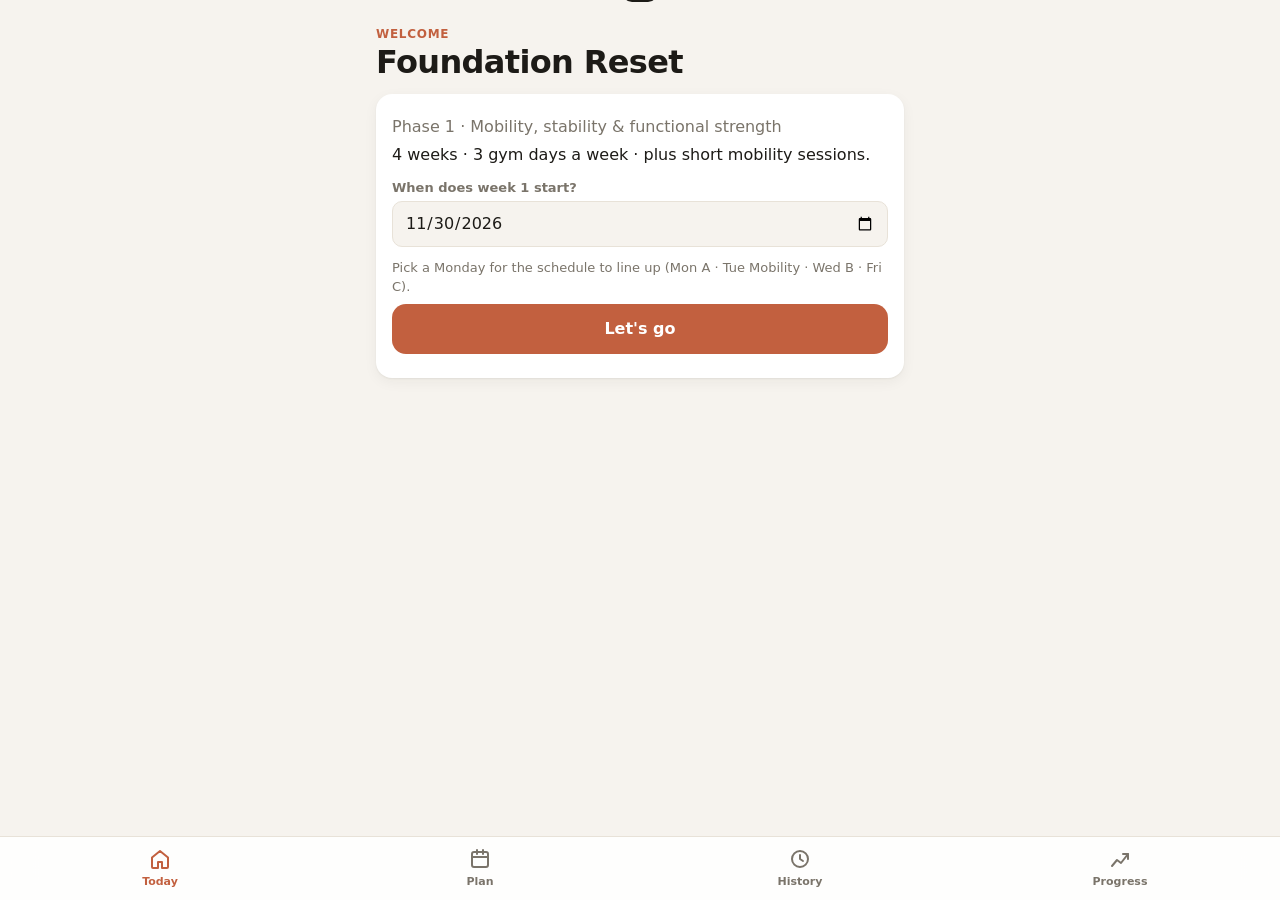
<file: index.html>
<!doctype html>
<html lang="en">
<head>
  <meta charset="utf-8">
  <meta name="viewport" content="width=device-width, initial-scale=1, viewport-fit=cover">
  <title>Foundation Reset</title>
  <meta name="theme-color" content="#f6f3ee" media="(prefers-color-scheme: light)">
  <meta name="theme-color" content="#16140f" media="(prefers-color-scheme: dark)">
  <meta name="apple-mobile-web-app-capable" content="yes">
  <meta name="mobile-web-app-capable" content="yes">
  <meta name="apple-mobile-web-app-status-bar-style" content="default">
  <meta name="apple-mobile-web-app-title" content="Reset">
  <link rel="apple-touch-icon" href="icon-180.png">
  <link rel="icon" href="icon-192.png">
  <link rel="manifest" href="manifest.webmanifest">
  <link rel="stylesheet" href="styles.css">
</head>
<body>
  <main id="view"></main>

  <button id="resume" class="resume" hidden onclick="location.hash='#/workout'"><span>Resume</span> ›</button>

  <div id="rest" class="rest" hidden>
    <div class="rest-fill" id="rest-fill"></div>
    <div class="rest-inner">
      <span class="rest-label">Rest</span>
      <span id="rest-time" class="rest-time">1:15</span>
      <button data-action="rest-add">+15s</button>
      <button data-action="rest-skip">Skip</button>
    </div>
  </div>

  <nav class="tabbar">
    <a href="#/today" data-tab="today"><svg viewBox="0 0 24 24"><path d="M4 10.5L12 4l8 6.5V20a1 1 0 0 1-1 1h-5v-6h-4v6H5a1 1 0 0 1-1-1z"/></svg>Today</a>
    <a href="#/program" data-tab="program"><svg viewBox="0 0 24 24"><rect x="4" y="5" width="16" height="15" rx="2"/><path d="M4 10h16M9 3v4M15 3v4"/></svg>Plan</a>
    <a href="#/history" data-tab="history"><svg viewBox="0 0 24 24"><circle cx="12" cy="12" r="8"/><path d="M12 8v4l3 2"/></svg>History</a>
    <a href="#/progress" data-tab="progress"><svg viewBox="0 0 24 24"><path d="M4 19l5-6 4 3 7-9"/><path d="M15 7h5v5"/></svg>Progress</a>
  </nav>

  <div id="toast" class="toast" role="status"></div>

  <script src="program.js"></script>
  <script src="app.js"></script>
</body>
</html>
</file>
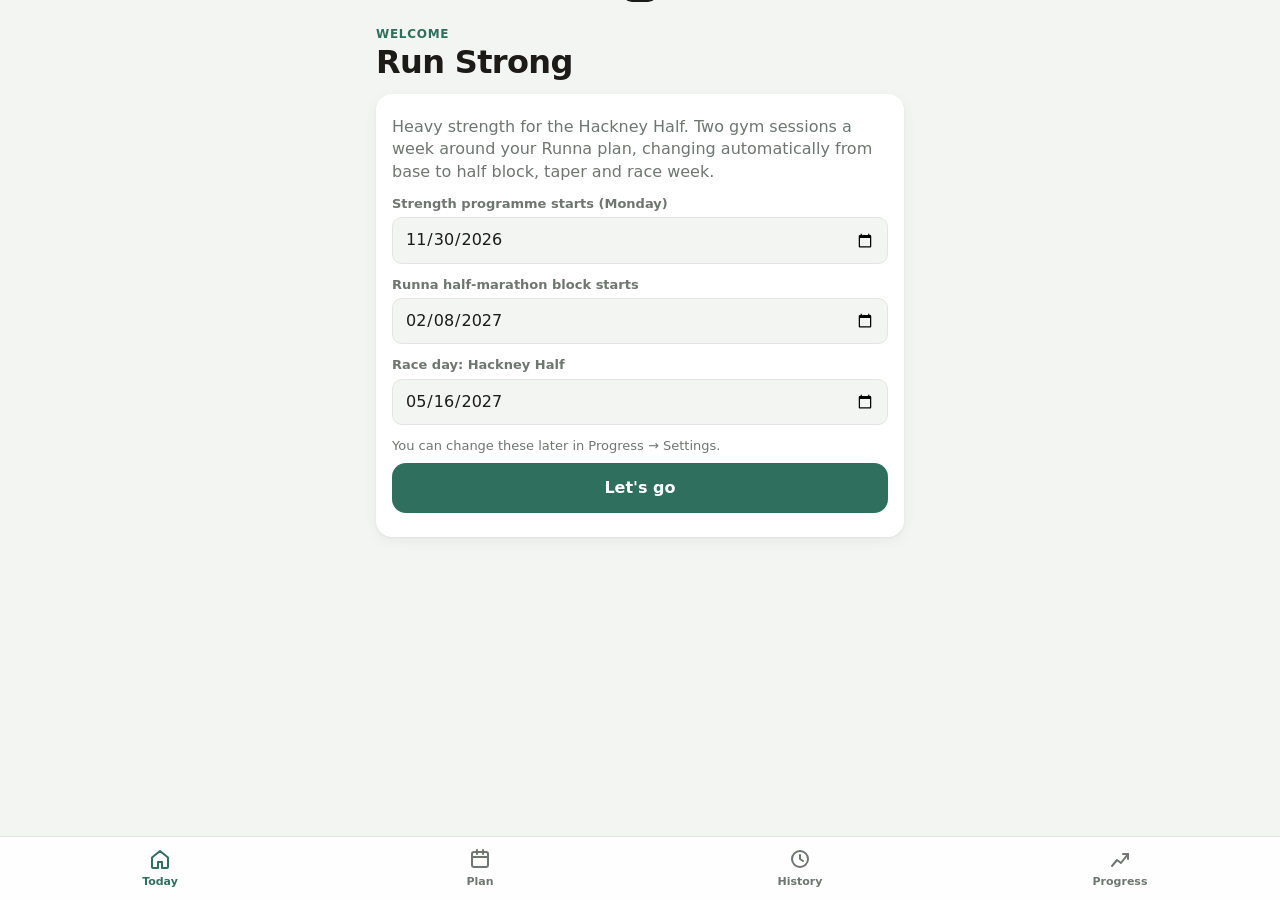
<file: run-strong/index.html>
<!doctype html>
<html lang="en">
<head>
  <meta charset="utf-8">
  <meta name="viewport" content="width=device-width, initial-scale=1, viewport-fit=cover">
  <title>Run Strong</title>
  <meta name="theme-color" content="#f3f5f2" media="(prefers-color-scheme: light)">
  <meta name="theme-color" content="#111614" media="(prefers-color-scheme: dark)">
  <meta name="apple-mobile-web-app-capable" content="yes">
  <meta name="mobile-web-app-capable" content="yes">
  <meta name="apple-mobile-web-app-status-bar-style" content="default">
  <meta name="apple-mobile-web-app-title" content="Run Strong">
  <link rel="apple-touch-icon" href="icon-180.png">
  <link rel="icon" href="icon-192.png">
  <link rel="manifest" href="manifest.webmanifest">
  <link rel="stylesheet" href="styles.css">
</head>
<body>
  <main id="view"></main>

  <button id="resume" class="resume" hidden onclick="location.hash='#/workout'"><span>Resume</span> ›</button>

  <div id="rest" class="rest" hidden>
    <div class="rest-fill" id="rest-fill"></div>
    <div class="rest-inner">
      <span class="rest-label">Rest</span>
      <span id="rest-time" class="rest-time">1:15</span>
      <button data-action="rest-add">+15s</button>
      <button data-action="rest-skip">Skip</button>
    </div>
  </div>

  <nav class="tabbar">
    <a href="#/today" data-tab="today"><svg viewBox="0 0 24 24"><path d="M4 10.5L12 4l8 6.5V20a1 1 0 0 1-1 1h-5v-6h-4v6H5a1 1 0 0 1-1-1z"/></svg>Today</a>
    <a href="#/program" data-tab="program"><svg viewBox="0 0 24 24"><rect x="4" y="5" width="16" height="15" rx="2"/><path d="M4 10h16M9 3v4M15 3v4"/></svg>Plan</a>
    <a href="#/history" data-tab="history"><svg viewBox="0 0 24 24"><circle cx="12" cy="12" r="8"/><path d="M12 8v4l3 2"/></svg>History</a>
    <a href="#/progress" data-tab="progress"><svg viewBox="0 0 24 24"><path d="M4 19l5-6 4 3 7-9"/><path d="M15 7h5v5"/></svg>Progress</a>
  </nav>

  <div id="toast" class="toast" role="status"></div>

  <script src="program.js"></script>
  <script src="app.js"></script>
</body>
</html>
</file>
<file: styles.css>
:root {
  --bg: #f6f3ee;
  --card: #ffffff;
  --ink: #1d1b17;
  --muted: #7a746a;
  --line: #e8e2d8;
  --accent: #c2603f;      /* terracotta */
  --accent-soft: #f6e4dc;
  --ok: #3f8a5f;
  --ok-soft: #dff0e5;
  --mob: #5a6fa8;
  --mob-soft: #e3e8f5;
  --shadow: 0 1px 2px rgba(40, 30, 20, .06), 0 4px 14px rgba(40, 30, 20, .05);
  --radius: 16px;
  --tabbar: 64px;
  color-scheme: light dark;
}
@media (prefers-color-scheme: dark) {
  :root {
    --bg: #16140f;
    --card: #221f19;
    --ink: #f3efe7;
    --muted: #a29a8c;
    --line: #34302780;
    --accent: #e57f5c;
    --accent-soft: #3b261d;
    --ok: #6cc08d;
    --ok-soft: #1d3326;
    --mob: #93a6dc;
    --mob-soft: #232b40;
    --shadow: none;
  }
}

* { box-sizing: border-box; -webkit-tap-highlight-color: transparent; }
html { -webkit-text-size-adjust: 100%; }
body {
  margin: 0;
  background: var(--bg);
  color: var(--ink);
  font: 16px/1.4 -apple-system, BlinkMacSystemFont, "SF Pro Text", system-ui, sans-serif;
  padding: env(safe-area-inset-top) 0 0;
}
main {
  max-width: 560px;
  margin: 0 auto;
  padding: 12px 16px calc(var(--tabbar) + env(safe-area-inset-bottom) + 96px);
}
a { color: inherit; text-decoration: none; }
h1 { font-size: 32px; line-height: 1.1; margin: 2px 0 0; letter-spacing: -.02em; }
h2 { font-size: 18px; margin: 0 0 10px; }
p { margin: 6px 0; }
.page-head { margin: 14px 0 14px; }
.eyebrow { font-size: 12px; font-weight: 600; letter-spacing: .06em; text-transform: uppercase; color: var(--accent); }
.muted { color: var(--muted); }
.small { font-size: 13px; }
.center { text-align: center; }
.accent { color: var(--accent); }
.pre { white-space: pre-wrap; }
.section { font-size: 13px; text-transform: uppercase; letter-spacing: .06em; color: var(--muted); margin: 22px 4px 8px; }
.goal { font-size: 15px; color: var(--muted); margin-top: -4px; }
.back { display: inline-block; color: var(--accent); font-weight: 600; padding: 6px 0; }

.card {
  background: var(--card);
  border-radius: var(--radius);
  box-shadow: var(--shadow);
  padding: 16px;
  margin-bottom: 10px;
  display: block;
}
.banner { background: var(--accent-soft); box-shadow: none; }
.banner-title { font-size: 20px; font-weight: 700; margin: 2px 0; }
.done-banner { background: var(--ok-soft); }
.rest-card { background: transparent; box-shadow: none; border: 1.5px dashed var(--line); }
.note { background: var(--accent-soft); border-radius: 12px; padding: 10px 14px; font-size: 14px; margin: 8px 0; }
.tips { background: transparent; box-shadow: none; border: 1px solid var(--line); }
.tips ul { margin: 6px 0 0; padding-left: 18px; }
.tips li { margin: 4px 0; font-size: 14px; }
.tips p { font-size: 14px; }

/* session rows */
.session { display: flex; align-items: center; gap: 12px; padding: 14px; }
.session > svg { color: var(--muted); flex: none; }
.session-badge {
  flex: none; width: 44px; height: 44px; border-radius: 12px;
  display: grid; place-items: center; font-weight: 800; font-size: 18px;
  background: var(--accent-soft); color: var(--accent);
}
.session.mob .session-badge { background: var(--mob-soft); color: var(--mob); }
.session-main { flex: 1; min-width: 0; }
.session-name { font-weight: 650; font-size: 16px; }
.pill {
  display: inline-flex; align-items: center; gap: 3px; flex: none;
  font-size: 12px; font-weight: 700; padding: 4px 9px; border-radius: 99px;
  background: var(--line); color: var(--muted);
}
.pill svg { width: 13px; height: 13px; }
.pill.ok { background: var(--ok-soft); color: var(--ok); }
.pill.live { background: var(--accent); color: #fff; }

/* week strip */
.strip { display: grid; grid-template-columns: repeat(7, 1fr); gap: 6px; margin-bottom: 4px; }
.day { text-align: center; background: var(--card); border-radius: 12px; padding: 8px 0; box-shadow: var(--shadow); }
.day .dn { font-size: 11px; color: var(--muted); font-weight: 600; }
.day .dd { font-weight: 700; height: 22px; display: grid; place-items: center; font-size: 14px; }
.day.off .dd { color: var(--muted); font-weight: 400; }
.day.did { background: var(--ok-soft); color: var(--ok); }
.day.now { outline: 2px solid var(--accent); }

/* plan */
details.week { background: var(--card); border-radius: var(--radius); box-shadow: var(--shadow); margin-bottom: 10px; padding: 4px 12px; }
details.week summary { list-style: none; display: flex; justify-content: space-between; align-items: center; padding: 10px 4px; cursor: pointer; }
details summary::-webkit-details-marker { display: none; }
.week-title { font-weight: 700; font-size: 18px; display: flex; align-items: center; gap: 8px; }
.week-text { margin: 0 4px 10px; }
details.week .card { box-shadow: none; background: var(--bg); }
.ring {
  width: 44px; height: 44px; border-radius: 50%; display: grid; place-items: center;
  font-size: 12px; font-weight: 700;
  background: radial-gradient(closest-side, var(--card) 76%, transparent 78% 100%),
              conic-gradient(var(--ok) calc(var(--p) * 1%), var(--line) 0);
}

/* lists */
.list { padding: 4px 16px; }
.row { display: flex; justify-content: space-between; align-items: center; gap: 12px; padding: 12px 0; border-bottom: 1px solid var(--line); }
.row:last-child { border-bottom: 0; }
.rx { font-weight: 700; white-space: nowrap; color: var(--accent); }
.rx svg { color: var(--ok); }

/* buttons */
.btn {
  display: inline-flex; align-items: center; justify-content: center; gap: 6px;
  font: inherit; font-weight: 650; border: 0; border-radius: 14px;
  padding: 14px 18px; background: var(--line); color: var(--ink); cursor: pointer;
}
.btn.primary { background: var(--accent); color: #fff; }
.btn.block { display: flex; width: 100%; margin: 8px 0; }
.btn.big { padding: 18px; font-size: 18px; margin-top: 18px; }
.btn.ghost { background: transparent; }
.btn.danger { color: #c0392b; }
.sticky-cta {
  position: sticky; bottom: calc(var(--tabbar) + env(safe-area-inset-bottom) + 8px);
  padding-top: 8px;
}
.sticky-cta .btn { box-shadow: 0 6px 20px rgba(194, 96, 63, .35); padding: 17px; font-size: 17px; }

/* forms */
.field { display: block; margin: 12px 0; }
.field span { display: block; font-size: 13px; color: var(--muted); margin-bottom: 4px; font-weight: 600; }
input, select, textarea {
  font: inherit; color: var(--ink); background: var(--bg);
  border: 1px solid var(--line); border-radius: 10px; padding: 10px 12px; width: 100%;
  font-size: 16px; /* prevents iOS zoom */
}
input[type="date"] { min-height: 44px; }
textarea { resize: vertical; margin-top: 10px; }

/* workout */
.workout-head h1 { font-size: 28px; }
.progress { height: 8px; background: var(--line); border-radius: 99px; overflow: hidden; margin: 12px 0 6px; }
.progress div { height: 100%; background: var(--ok); border-radius: 99px; transition: width .3s; }
.warm summary { list-style: none; display: flex; justify-content: space-between; align-items: center; cursor: pointer; }
.warm summary h2 { margin: 0; }
.warm[open] summary { margin-bottom: 8px; }
.check-row {
  display: flex; align-items: center; gap: 12px; width: 100%;
  background: none; border: 0; font: inherit; color: inherit; text-align: left;
  padding: 10px 0; border-bottom: 1px solid var(--line); cursor: pointer;
}
.check-row:last-child { border-bottom: 0; }
.grow { flex: 1; }
.box {
  width: 26px; height: 26px; border-radius: 8px; border: 2px solid var(--line);
  display: grid; place-items: center; color: transparent; flex: none;
}
.check-row.on .box { background: var(--ok); border-color: var(--ok); color: #fff; }
.check-row.on .grow { text-decoration: line-through; color: var(--muted); }

.ex { transition: background .2s; }
.ex.complete { background: var(--ok-soft); box-shadow: none; }
.ex-head { display: flex; justify-content: space-between; gap: 12px; align-items: flex-start; }
.ex-name { font-weight: 700; font-size: 17px; }
.load { display: flex; align-items: center; gap: 12px; margin-top: 12px; flex-wrap: wrap; }
.load label { display: flex; align-items: center; gap: 8px; font-size: 14px; color: var(--muted); font-weight: 600; }
.load input { width: 76px; text-align: center; padding: 8px; font-weight: 700; }
.sets { display: flex; gap: 10px; margin-top: 14px; flex-wrap: wrap; }
.set {
  width: 54px; height: 54px; border-radius: 50%;
  border: 2px solid var(--line); background: var(--card); color: var(--muted);
  display: grid; place-items: center; font: inherit; font-size: 18px; cursor: pointer;
  transition: transform .1s, background .15s;
}
.set:active { transform: scale(.92); }
.set.on { background: var(--ok); border-color: var(--ok); color: #fff; }
.set svg { width: 24px; height: 24px; }

.effort { display: grid; grid-template-columns: repeat(10, 1fr); gap: 4px; }
.effort button {
  font: inherit; font-weight: 700; border: 0; border-radius: 8px; padding: 10px 0;
  background: var(--bg); color: var(--ink); cursor: pointer;
}
.effort button.on { background: var(--accent); color: #fff; }

/* history */
.stats { display: grid; grid-template-columns: repeat(3, 1fr); gap: 8px; margin-bottom: 6px; }
.stat { background: var(--card); border-radius: 14px; padding: 12px; box-shadow: var(--shadow); text-align: center; }
.stat b { display: block; font-size: 20px; }
.stat span { font-size: 12px; color: var(--muted); }
.empty { text-align: center; padding: 32px 16px; }

/* assessments */
.assess-row { display: grid; grid-template-columns: 1fr 1fr; gap: 10px; margin-top: 12px; }
.assess-row label { font-size: 12px; font-weight: 700; color: var(--muted); position: relative; }
.assess-row input { margin-top: 4px; padding-right: 44px; font-weight: 700; }
.assess-row em { position: absolute; right: 12px; bottom: 11px; font-style: normal; font-size: 13px; color: var(--muted); }

/* floating bits */
.tabbar {
  position: fixed; left: 0; right: 0; bottom: 0; z-index: 20;
  display: grid; grid-template-columns: repeat(4, 1fr);
  height: calc(var(--tabbar) + env(safe-area-inset-bottom));
  padding-bottom: env(safe-area-inset-bottom);
  background: color-mix(in srgb, var(--card) 88%, transparent);
  backdrop-filter: blur(16px); -webkit-backdrop-filter: blur(16px);
  border-top: 1px solid var(--line);
}
.tabbar a { display: flex; flex-direction: column; align-items: center; justify-content: center; gap: 3px; font-size: 11px; font-weight: 600; color: var(--muted); }
.tabbar svg { width: 24px; height: 24px; fill: none; stroke: currentColor; stroke-width: 2; stroke-linecap: round; stroke-linejoin: round; }
.tabbar a.on { color: var(--accent); }

.resume, .rest {
  position: fixed; left: 50%; transform: translateX(-50%); z-index: 21;
  bottom: calc(var(--tabbar) + env(safe-area-inset-bottom) + 12px);
}
.resume {
  font: inherit; font-weight: 700; border: 0; border-radius: 99px; padding: 12px 22px;
  background: var(--accent); color: #fff; box-shadow: 0 6px 20px rgba(194, 96, 63, .4); cursor: pointer;
}
.rest {
  width: min(528px, calc(100% - 32px)); border-radius: 18px; overflow: hidden;
  background: var(--ink); color: var(--bg); box-shadow: 0 8px 30px rgba(0, 0, 0, .25);
}
.rest-fill { position: absolute; inset: 0 auto 0 0; background: var(--accent); opacity: .45; transition: width .5s linear; }
.rest-inner { position: relative; display: flex; align-items: center; gap: 10px; padding: 10px 12px 10px 18px; }
.rest-label { font-weight: 600; opacity: .8; }
.rest-time { font-size: 26px; font-weight: 800; font-variant-numeric: tabular-nums; flex: 1; }
.rest button { font: inherit; font-weight: 700; border: 0; border-radius: 10px; padding: 9px 12px; background: rgba(255, 255, 255, .18); color: inherit; cursor: pointer; }
[hidden] { display: none !important; }

.toast {
  position: fixed; left: 50%; top: calc(env(safe-area-inset-top) + 12px); z-index: 30;
  transform: translate(-50%, -150%); transition: transform .25s;
  background: var(--ink); color: var(--bg); padding: 10px 18px; border-radius: 99px;
  font-weight: 600; font-size: 14px; max-width: 90vw; text-align: center;
}
.toast.show { transform: translate(-50%, 0); }
</file>
<file: run-strong/styles.css>
:root {
  --bg: #f3f5f2;
  --card: #ffffff;
  --ink: #1d1b17;
  --muted: #6e7671;
  --line: #e1e6e2;
  --accent: #2f6f5e;      /* deep green */
  --accent-soft: #dcebe5;
  --ok: #3f8a5f;
  --ok-soft: #dff0e5;
  --mob: #3f6fb0;
  --mob-soft: #e3e8f5;
  --shadow: 0 1px 2px rgba(40, 30, 20, .06), 0 4px 14px rgba(40, 30, 20, .05);
  --radius: 16px;
  --tabbar: 64px;
  color-scheme: light dark;
}
@media (prefers-color-scheme: dark) {
  :root {
    --bg: #111614;
    --card: #1b221f;
    --ink: #ecf1ee;
    --muted: #95a19b;
    --line: #2d37327f;
    --accent: #5fbf9f;
    --accent-soft: #1d3a31;
    --ok: #6cc08d;
    --ok-soft: #1d3326;
    --mob: #93a6dc;
    --mob-soft: #232b40;
    --shadow: none;
  }
}

* { box-sizing: border-box; -webkit-tap-highlight-color: transparent; }
html { -webkit-text-size-adjust: 100%; }
body {
  margin: 0;
  background: var(--bg);
  color: var(--ink);
  font: 16px/1.4 -apple-system, BlinkMacSystemFont, "SF Pro Text", system-ui, sans-serif;
  padding: env(safe-area-inset-top) 0 0;
}
main {
  max-width: 560px;
  margin: 0 auto;
  padding: 12px 16px calc(var(--tabbar) + env(safe-area-inset-bottom) + 96px);
}
a { color: inherit; text-decoration: none; }
h1 { font-size: 32px; line-height: 1.1; margin: 2px 0 0; letter-spacing: -.02em; }
h2 { font-size: 18px; margin: 0 0 10px; }
p { margin: 6px 0; }
.page-head { margin: 14px 0 14px; }
.eyebrow { font-size: 12px; font-weight: 600; letter-spacing: .06em; text-transform: uppercase; color: var(--accent); }
.muted { color: var(--muted); }
.small { font-size: 13px; }
.center { text-align: center; }
.accent { color: var(--accent); }
.pre { white-space: pre-wrap; }
.section { font-size: 13px; text-transform: uppercase; letter-spacing: .06em; color: var(--muted); margin: 22px 4px 8px; }
.goal { font-size: 15px; color: var(--muted); margin-top: -4px; }
.back { display: inline-block; color: var(--accent); font-weight: 600; padding: 6px 0; }

.card {
  background: var(--card);
  border-radius: var(--radius);
  box-shadow: var(--shadow);
  padding: 16px;
  margin-bottom: 10px;
  display: block;
}
.banner { background: var(--accent-soft); box-shadow: none; }
.banner-title { font-size: 20px; font-weight: 700; margin: 2px 0; }
.done-banner { background: var(--ok-soft); }
.rest-card { background: transparent; box-shadow: none; border: 1.5px dashed var(--line); }
.note { background: var(--accent-soft); border-radius: 12px; padding: 10px 14px; font-size: 14px; margin: 8px 0; }
.tips { background: transparent; box-shadow: none; border: 1px solid var(--line); }
.tips ul { margin: 6px 0 0; padding-left: 18px; }
.tips li { margin: 4px 0; font-size: 14px; }
.tips p { font-size: 14px; }

/* session rows */
.session { display: flex; align-items: center; gap: 12px; padding: 14px; }
.session > svg { color: var(--muted); flex: none; }
.session-badge {
  flex: none; width: 44px; height: 44px; border-radius: 12px;
  display: grid; place-items: center; font-weight: 800; font-size: 18px;
  background: var(--accent-soft); color: var(--accent);
}
.session.mob .session-badge { background: var(--mob-soft); color: var(--mob); }
.session-main { flex: 1; min-width: 0; }
.session-name { font-weight: 650; font-size: 16px; }
.pill {
  display: inline-flex; align-items: center; gap: 3px; flex: none;
  font-size: 12px; font-weight: 700; padding: 4px 9px; border-radius: 99px;
  background: var(--line); color: var(--muted);
}
.pill svg { width: 13px; height: 13px; }
.pill.ok { background: var(--ok-soft); color: var(--ok); }
.pill.live { background: var(--accent); color: var(--card); }

/* week strip */
.strip { display: grid; grid-template-columns: repeat(7, 1fr); gap: 6px; margin-bottom: 4px; }
.day { text-align: center; background: var(--card); border-radius: 12px; padding: 8px 0; box-shadow: var(--shadow); }
.day .dn { font-size: 11px; color: var(--muted); font-weight: 600; }
.day .dd { font-weight: 700; height: 22px; display: grid; place-items: center; font-size: 14px; }
.day.off .dd { color: var(--muted); font-weight: 400; }
.day.did { background: var(--ok-soft); color: var(--ok); }
.day.now { outline: 2px solid var(--accent); }

/* plan */
details.week { background: var(--card); border-radius: var(--radius); box-shadow: var(--shadow); margin-bottom: 10px; padding: 4px 12px; }
details.week summary { list-style: none; display: flex; justify-content: space-between; align-items: center; padding: 10px 4px; cursor: pointer; }
details summary::-webkit-details-marker { display: none; }
.week-title { font-weight: 700; font-size: 18px; display: flex; align-items: center; gap: 8px; }
.week-text { margin: 0 4px 10px; }
details.week .card { box-shadow: none; background: var(--bg); }
.ring {
  width: 44px; height: 44px; border-radius: 50%; display: grid; place-items: center;
  font-size: 12px; font-weight: 700;
  background: radial-gradient(closest-side, var(--card) 76%, transparent 78% 100%),
              conic-gradient(var(--ok) calc(var(--p) * 1%), var(--line) 0);
}

/* lists */
.list { padding: 4px 16px; }
.row { display: flex; justify-content: space-between; align-items: center; gap: 12px; padding: 12px 0; border-bottom: 1px solid var(--line); }
.row:last-child { border-bottom: 0; }
.rx { font-weight: 700; white-space: nowrap; color: var(--accent); }
.rx svg { color: var(--ok); }

/* buttons */
.btn {
  display: inline-flex; align-items: center; justify-content: center; gap: 6px;
  font: inherit; font-weight: 650; border: 0; border-radius: 14px;
  padding: 14px 18px; background: var(--line); color: var(--ink); cursor: pointer;
}
.btn.primary { background: var(--accent); color: #fff; }
.btn.block { display: flex; width: 100%; margin: 8px 0; }
.btn.big { padding: 18px; font-size: 18px; margin-top: 18px; }
.btn.ghost { background: transparent; }
.btn.danger { color: #c0392b; }
.sticky-cta {
  position: sticky; bottom: calc(var(--tabbar) + env(safe-area-inset-bottom) + 8px);
  padding-top: 8px;
}
.sticky-cta .btn { box-shadow: 0 6px 20px rgba(47, 111, 94, .35); padding: 17px; font-size: 17px; }

/* forms */
.field { display: block; margin: 12px 0; }
.field span { display: block; font-size: 13px; color: var(--muted); margin-bottom: 4px; font-weight: 600; }
input, select, textarea {
  font: inherit; color: var(--ink); background: var(--bg);
  border: 1px solid var(--line); border-radius: 10px; padding: 10px 12px; width: 100%;
  font-size: 16px; /* prevents iOS zoom */
}
input[type="date"] { min-height: 44px; }
textarea { resize: vertical; margin-top: 10px; }

/* workout */
.workout-head h1 { font-size: 28px; }
.progress { height: 8px; background: var(--line); border-radius: 99px; overflow: hidden; margin: 12px 0 6px; }
.progress div { height: 100%; background: var(--ok); border-radius: 99px; transition: width .3s; }
.warm summary { list-style: none; display: flex; justify-content: space-between; align-items: center; cursor: pointer; }
.warm summary h2 { margin: 0; }
.warm[open] summary { margin-bottom: 8px; }
.check-row {
  display: flex; align-items: center; gap: 12px; width: 100%;
  background: none; border: 0; font: inherit; color: inherit; text-align: left;
  padding: 10px 0; border-bottom: 1px solid var(--line); cursor: pointer;
}
.check-row:last-child { border-bottom: 0; }
.grow { flex: 1; }
.box {
  width: 26px; height: 26px; border-radius: 8px; border: 2px solid var(--line);
  display: grid; place-items: center; color: transparent; flex: none;
}
.check-row.on .box { background: var(--ok); border-color: var(--ok); color: #fff; }
.check-row.on .grow { text-decoration: line-through; color: var(--muted); }

.ex { transition: background .2s; }
.ex.complete { background: var(--ok-soft); box-shadow: none; }
.ex-head { display: flex; justify-content: space-between; gap: 12px; align-items: flex-start; }
.ex-name { font-weight: 700; font-size: 17px; }
.load { display: flex; align-items: center; gap: 12px; margin-top: 12px; flex-wrap: wrap; }
.load label { display: flex; align-items: center; gap: 8px; font-size: 14px; color: var(--muted); font-weight: 600; }
.load input { width: 76px; text-align: center; padding: 8px; font-weight: 700; }
.sets { display: flex; gap: 10px; margin-top: 14px; flex-wrap: wrap; }
.set {
  width: 54px; height: 54px; border-radius: 50%;
  border: 2px solid var(--line); background: var(--card); color: var(--muted);
  display: grid; place-items: center; font: inherit; font-size: 18px; cursor: pointer;
  transition: transform .1s, background .15s;
}
.set:active { transform: scale(.92); }
.set.on { background: var(--ok); border-color: var(--ok); color: #fff; }
.set svg { width: 24px; height: 24px; }

.effort { display: grid; grid-template-columns: repeat(10, 1fr); gap: 4px; }
.effort button {
  font: inherit; font-weight: 700; border: 0; border-radius: 8px; padding: 10px 0;
  background: var(--bg); color: var(--ink); cursor: pointer;
}
.effort button.on { background: var(--accent); color: #fff; }

/* history */
.stats { display: grid; grid-template-columns: repeat(3, 1fr); gap: 8px; margin-bottom: 6px; }
.stat { background: var(--card); border-radius: 14px; padding: 12px; box-shadow: var(--shadow); text-align: center; }
.stat b { display: block; font-size: 20px; }
.stat span { font-size: 12px; color: var(--muted); }
.empty { text-align: center; padding: 32px 16px; }

/* assessments */
.assess-row { display: grid; grid-template-columns: 1fr 1fr; gap: 10px; margin-top: 12px; }
.assess-row label { font-size: 12px; font-weight: 700; color: var(--muted); position: relative; }
.assess-row input { margin-top: 4px; padding-right: 44px; font-weight: 700; }
.assess-row em { position: absolute; right: 12px; bottom: 11px; font-style: normal; font-size: 13px; color: var(--muted); }

/* floating bits */
.tabbar {
  position: fixed; left: 0; right: 0; bottom: 0; z-index: 20;
  display: grid; grid-template-columns: repeat(4, 1fr);
  height: calc(var(--tabbar) + env(safe-area-inset-bottom));
  padding-bottom: env(safe-area-inset-bottom);
  background: color-mix(in srgb, var(--card) 88%, transparent);
  backdrop-filter: blur(16px); -webkit-backdrop-filter: blur(16px);
  border-top: 1px solid var(--line);
}
.tabbar a { display: flex; flex-direction: column; align-items: center; justify-content: center; gap: 3px; font-size: 11px; font-weight: 600; color: var(--muted); }
.tabbar svg { width: 24px; height: 24px; fill: none; stroke: currentColor; stroke-width: 2; stroke-linecap: round; stroke-linejoin: round; }
.tabbar a.on { color: var(--accent); }

.resume, .rest {
  position: fixed; left: 50%; transform: translateX(-50%); z-index: 21;
  bottom: calc(var(--tabbar) + env(safe-area-inset-bottom) + 12px);
}
.resume {
  font: inherit; font-weight: 700; border: 0; border-radius: 99px; padding: 12px 22px;
  background: var(--accent); color: #fff; box-shadow: 0 6px 20px rgba(47, 111, 94, .4); cursor: pointer;
}
.rest {
  width: min(528px, calc(100% - 32px)); border-radius: 18px; overflow: hidden;
  background: var(--ink); color: var(--bg); box-shadow: 0 8px 30px rgba(0, 0, 0, .25);
}
.rest-fill { position: absolute; inset: 0 auto 0 0; background: var(--accent); opacity: .45; transition: width .5s linear; }
.rest-inner { position: relative; display: flex; align-items: center; gap: 10px; padding: 10px 12px 10px 18px; }
.rest-label { font-weight: 600; opacity: .8; }
.rest-time { font-size: 26px; font-weight: 800; font-variant-numeric: tabular-nums; flex: 1; }
.rest button { font: inherit; font-weight: 700; border: 0; border-radius: 10px; padding: 9px 12px; background: rgba(255, 255, 255, .18); color: inherit; cursor: pointer; }
[hidden] { display: none !important; }

.toast {
  position: fixed; left: 50%; top: calc(env(safe-area-inset-top) + 12px); z-index: 30;
  transform: translate(-50%, -150%); transition: transform .25s;
  background: var(--ink); color: var(--bg); padding: 10px 18px; border-radius: 99px;
  font-weight: 600; font-size: 14px; max-width: 90vw; text-align: center;
}
.toast.show { transform: translate(-50%, 0); }

/* Run Strong additions */
.btn.primary, .resume, .effort button.on, .chip.on { color: var(--card); }
.race { display: flex; justify-content: space-between; align-items: center; gap: 12px; background: var(--accent); color: var(--card);
  border-radius: var(--radius); padding: 14px 16px; margin-bottom: 10px; }
.race .muted { color: inherit; opacity: .8; }
.race-name { font-weight: 750; font-size: 17px; }
.race-count { font-weight: 800; font-size: 17px; text-align: right; }
.day .dr { font-size: 9.5px; color: var(--mob); font-weight: 700; text-transform: uppercase; letter-spacing: .02em; }
.run-card { display: flex; align-items: center; gap: 12px; padding: 14px; }
.session-badge.run { background: var(--mob-soft); color: var(--mob); }
.off-card { opacity: .6; }
.day-note { margin: 2px 4px 14px; }
.deload-banner { background: var(--mob-soft); }
.deload-banner .eyebrow { color: var(--mob); }
.small-btn { padding: 9px 14px; font-size: 14px; margin-top: 10px; background: var(--card); }
details.week .small-btn { background: transparent; color: var(--accent); padding-left: 4px; }
details.week.past { opacity: .7; }
.sec-sub { text-transform: none; letter-spacing: 0; font-weight: 400; }
.rx-wrap { text-align: right; }
.sugg { margin-top: 10px; font-size: 14px; background: var(--accent-soft); border-radius: 10px; padding: 8px 12px; }
.load input[data-action="reps"] { width: 56px; }
.rir { margin-top: 14px; }
.chips { display: grid; grid-template-columns: repeat(5, 1fr); gap: 6px; margin-top: 6px; }
.chip { font: inherit; font-weight: 700; border: 0; border-radius: 10px; padding: 10px 0; background: var(--bg); color: var(--ink); cursor: pointer; }
.chip.on { background: var(--accent); }
.row.lift { align-items: center; }
.spark { flex: none; }
.spark path { fill: none; stroke: var(--accent); stroke-width: 2.2; stroke-linecap: round; stroke-linejoin: round; }
.strip-foot { display: flex; justify-content: space-between; align-items: center; gap: 8px; margin: 6px 4px 0; }
.strip-foot a { font-weight: 650; white-space: nowrap; }
.note.warn { background: #f7e7c6; color: #5c4210; }
@media (prefers-color-scheme: dark) { .note.warn { background: #3a2f17; color: #f0d79c; } }
.week-runs { display: flex; justify-content: space-between; align-items: center; gap: 10px; background: var(--bg); border-radius: 12px; padding: 10px 12px; margin: 0 0 10px; }
.week-runs span { font-weight: 650; white-space: nowrap; }
.week-edit .row { align-items: flex-start; gap: 8px; }
.wk-day { width: 52px; flex: none; padding-top: 8px; }
.wk-run { flex: 1; min-width: 0; display: grid; gap: 6px; }
.week-edit select, .week-edit input { padding: 8px 10px; }
.wk-gym { width: 96px; flex: none; }
</file>
